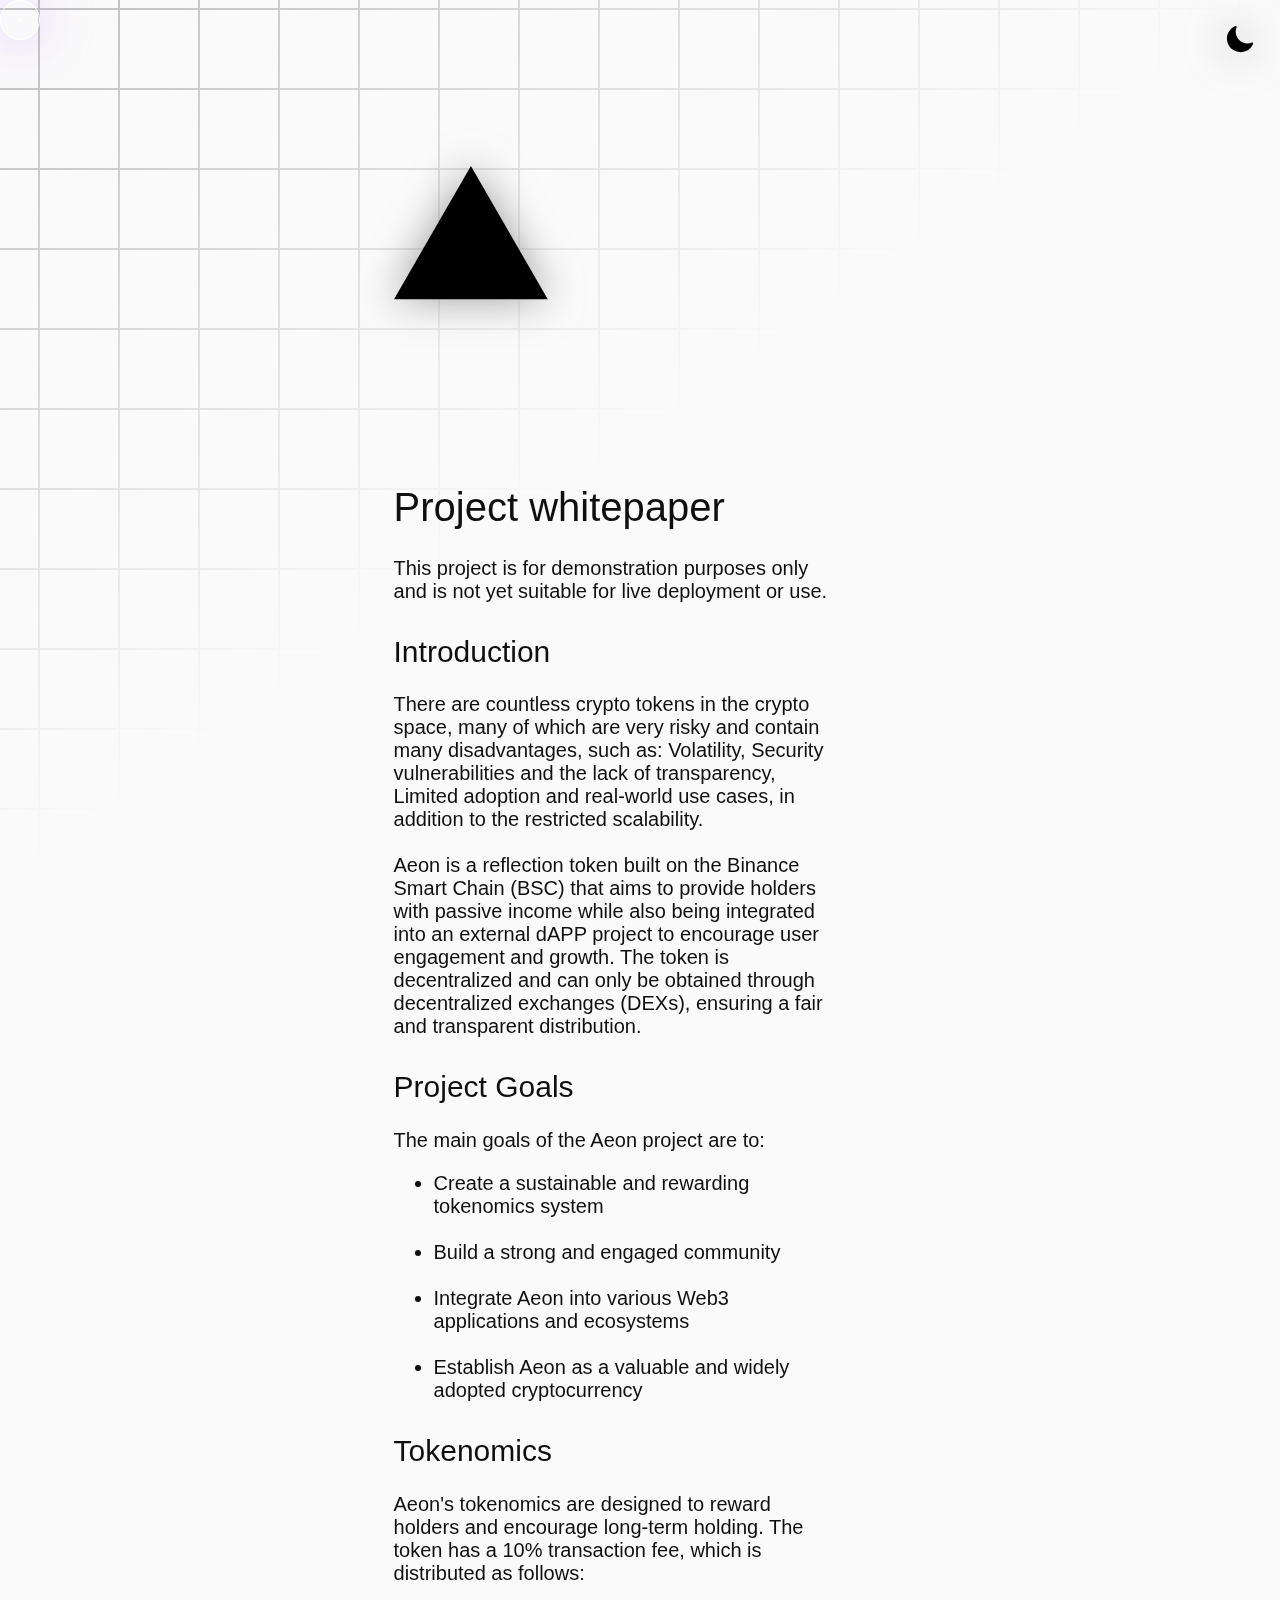
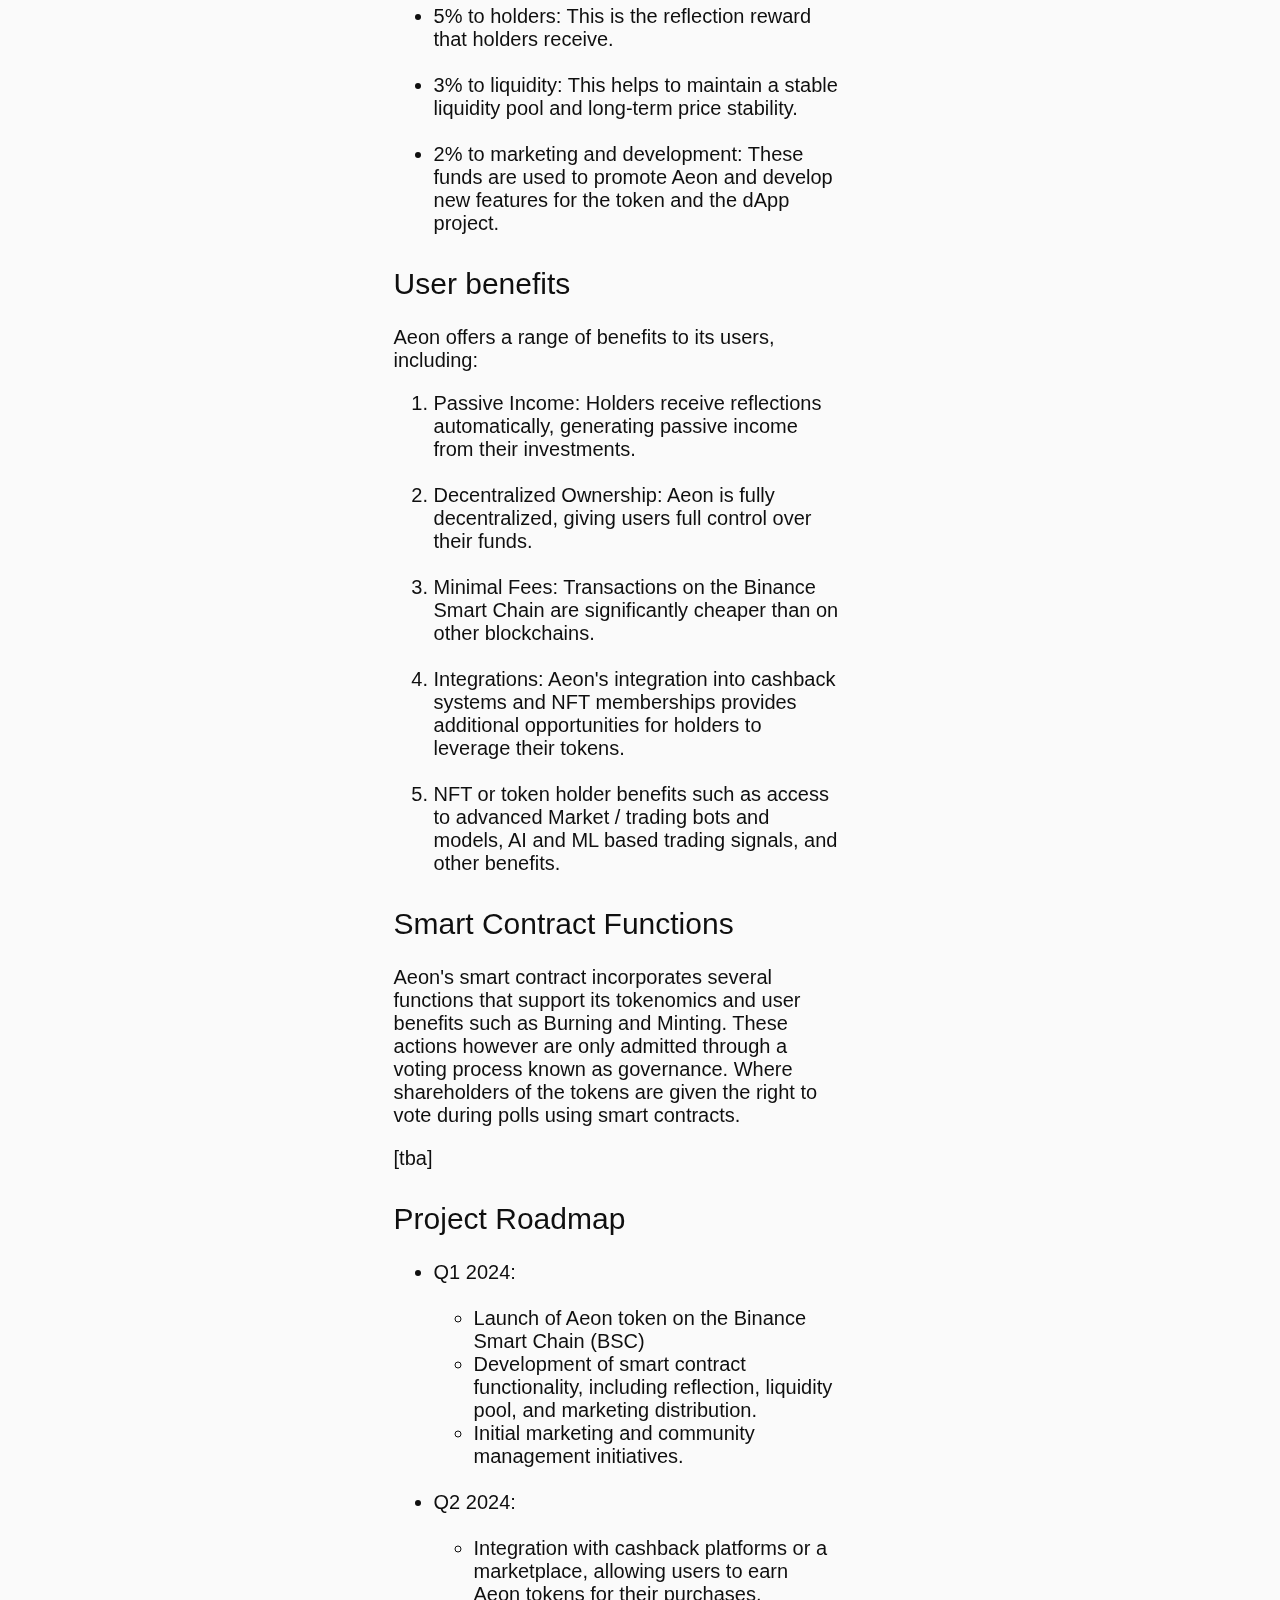
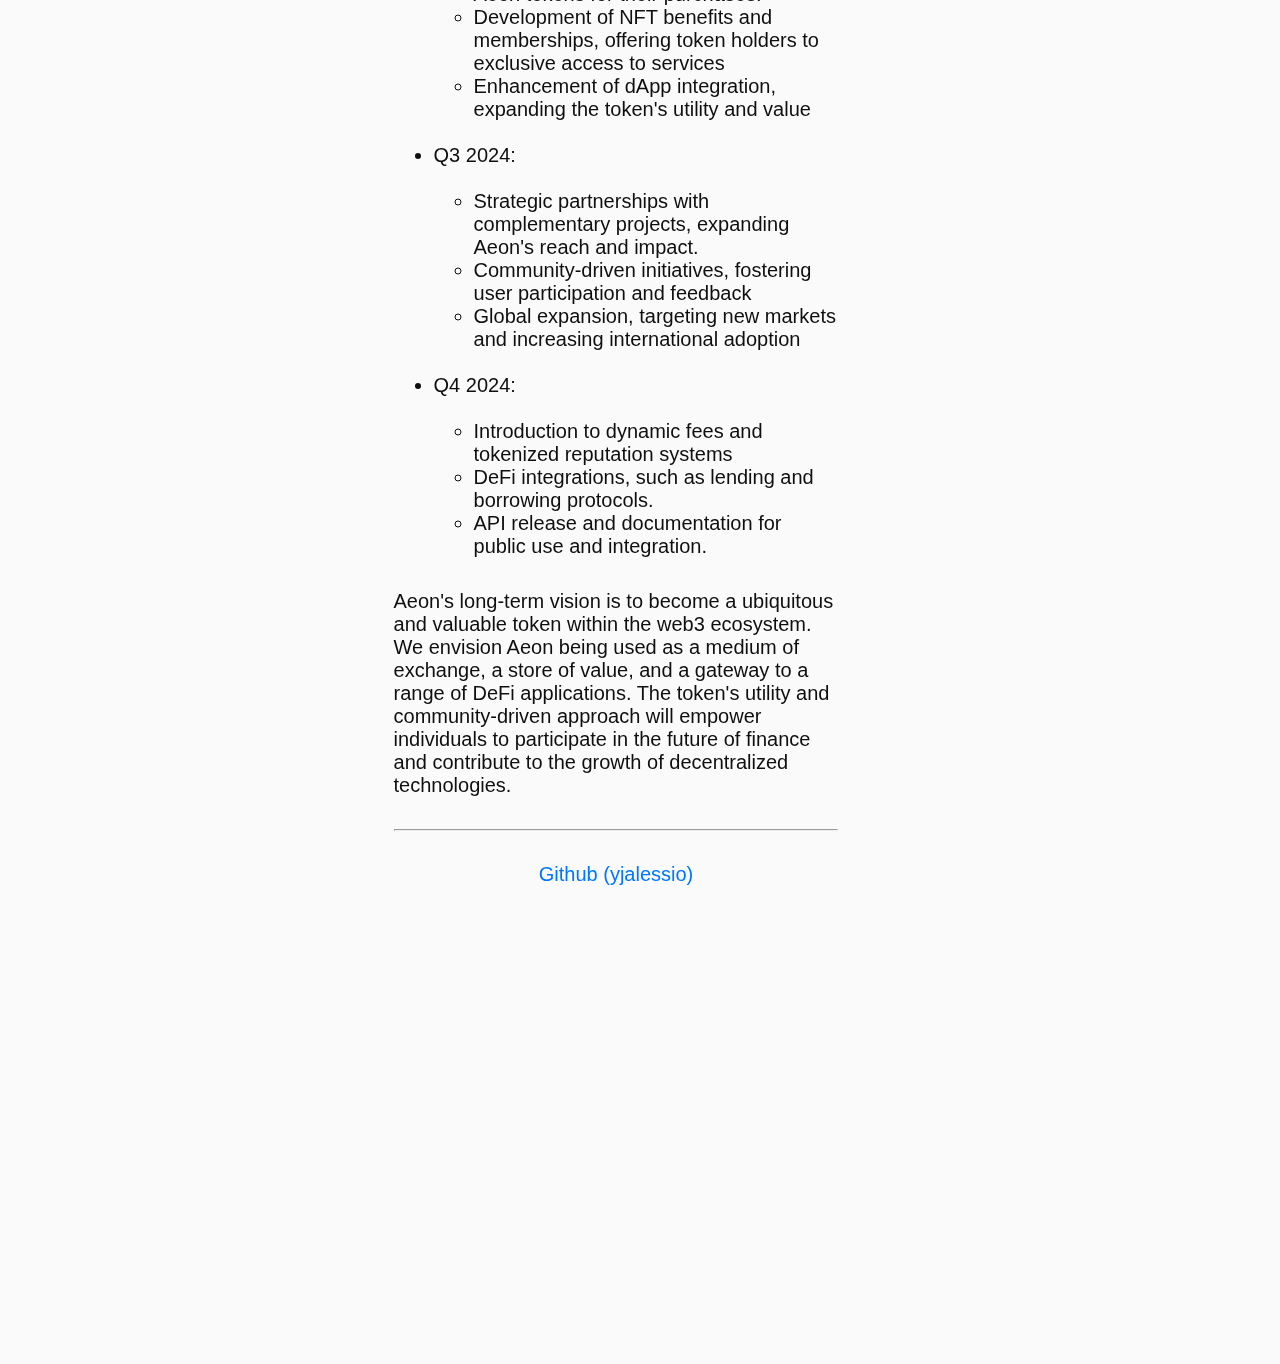
<file: aeon/index.html>
<!-- templates/index.html -->

<!DOCTYPE html>
<html lang="en">
<head>
    <meta charset="UTF-8">
    <meta name="viewport" content="width=device-width, initial-scale=1.0">
    <title>Aeon Whitepaper </title>
    <link rel="stylesheet" href="style.css">
    <!--Alessio Liu-->
</head>
<body>
    <header>
        <button aria-pressed="true">
          <svg xmlns="http://www.w3.org/2000/svg" viewBox="0 0 24 24" fill="currentColor" class="w-6 h-6">
            <path fill-rule="evenodd" d="M9.528 1.718a.75.75 0 01.162.819A8.97 8.97 0 009 6a9 9 0 009 9 8.97 8.97 0 003.463-.69.75.75 0 01.981.98 10.503 10.503 0 01-9.694 6.46c-5.799 0-10.5-4.701-10.5-10.5 0-4.368 2.667-8.112 6.46-9.694a.75.75 0 01.818.162z" clip-rule="evenodd" />
            <path d="M12 2.25a.75.75 0 01.75.75v2.25a.75.75 0 01-1.5 0V3a.75.75 0 01.75-.75zM7.5 12a4.5 4.5 0 119 0 4.5 4.5 0 01-9 0zM18.894 6.166a.75.75 0 00-1.06-1.06l-1.591 1.59a.75.75 0 101.06 1.061l1.591-1.59zM21.75 12a.75.75 0 01-.75.75h-2.25a.75.75 0 010-1.5H21a.75.75 0 01.75.75zM17.834 18.894a.75.75 0 001.06-1.06l-1.59-1.591a.75.75 0 10-1.061 1.06l1.59 1.591zM12 18a.75.75 0 01.75.75V21a.75.75 0 01-1.5 0v-2.25A.75.75 0 0112 18zM7.758 17.303a.75.75 0 00-1.061-1.06l-1.591 1.59a.75.75 0 001.06 1.061l1.591-1.59zM6 12a.75.75 0 01-.75.75H3a.75.75 0 010-1.5h2.25A.75.75 0 016 12zM6.697 7.757a.75.75 0 001.06-1.06l-1.59-1.591a.75.75 0 00-1.061 1.06l1.59 1.591z" />
          </svg>
        </button> 
        <svg viewBox="0 0 76 65" fill="none" xmlns="http://www.w3.org/2000/svg">
          <path d="M37.5274 0L75.0548 65H0L37.5274 0Z" fill="#000000" />
        </svg>
      </header>
      <main>
        <section>
          <h1>Project whitepaper</h1>
          <p><mark data-author="!" style="--hue: 350">
          <span>This project is for demonstration purposes only </span
          ></mark>and is not yet suitable for live deployment or use.</p>
        </section>
        <section>
          <h2>Introduction</h2>
          <p>
            There are countless crypto tokens in the crypto space, many of which are very risky and contain many disadvantages, such as: Volatility, Security vulnerabilities and the lack of transparency, Limited adoption and real-world use cases, in addition to the restricted scalability.</span></mark>
            <br><br>
            Aeon is a reflection token built on the Binance Smart Chain (BSC) that aims to provide holders with passive income while also being integrated into an external dAPP project to encourage user engagement and growth. The token is decentralized and can only be obtained through decentralized exchanges (DEXs),<mark data-author="AL" style="--hue: 276.9"
              ><span> ensuring a fair and transparent distribution.</span
              ></mark>
          </p>
        </section>
        <section>
          <h2>Project Goals</h2>
          <p>
            The main goals of the Aeon project are to:
          </p>
          <ul>
            <li>
              <mark data-author="1" style="--hue:120"><span>Create a sustainable and rewarding tokenomics system</span></mark>
            </li>
            <br>
            <li>
              <mark data-author="2" style="--hue:120"><span>Build a strong and engaged community</span></mark>
            </li>
            <br>
            <li>
              <mark data-author="3" style="--hue:120"><span>Integrate Aeon into various Web3 applications and ecosystems</span></mark>
            </li>
            <br>
            <li>
              <mark data-author="4" style="--hue: 120"><span>Establish Aeon as a valuable and widely adopted cryptocurrency</span></mark>
            </li>
          </ul>
        </section>
        <section>
          <h2>Tokenomics</h2>
          <p>Aeon's tokenomics are designed to reward holders and encourage long-term holding. The token has a 10% transaction fee, which is distributed as follows:</p>
          <ul>
            <li>
              5% to holders: This is the reflection reward that holders receive.
            </li>
            <br>
            <li>
              3% to liquidity: This helps to maintain a stable liquidity pool and <mark data-author="AL"><span>long-term price stability.</span></mark>
            </li>
            <br>
            <li>
              2% to marketing and development: These funds are used to promote Aeon and develop new features for the token and the dApp project.
            </li>
          </ul>
        </section>
        <section>
          <h2>
            User benefits
          </h2>
          <p>
            Aeon offers a range of benefits to its users, including:
          </p>
          <ol>
            <li>
              Passive Income: Holders receive reflections automatically, generating passive income from their investments.
            </li>
            <br>
            <li>
              Decentralized Ownership: Aeon is fully decentralized, <mark data-author="AL"><span>giving users full control over their funds.</span></mark>
            </li>
            <br>
            <li>
              Minimal Fees: Transactions on the Binance Smart Chain are significantly cheaper than on other blockchains.
            </li>
            <br>
            <li>
              Integrations:<mark data-author="AL"><span> Aeon's integration into cashback systems and NFT memberships</span></mark> provides additional opportunities for holders to leverage their tokens.
            </li>
            <br>
            <li>
              NFT or token holder benefits such as access to advanced Market / trading bots and models, AI and ML based trading signals, and other benefits.
            </li>
          </ol>
        </section>
        <section>
          <h2>Smart Contract Functions</h2>
          <p>
            Aeon's smart contract incorporates several functions that support its tokenomics and user benefits such as Burning and Minting. These actions however are only admitted through a voting process known as governance. Where shareholders of the tokens are given the right to vote during polls using smart contracts.
          </p>[tba]
        </section>
        <section>
          <h2>Project Roadmap</h2>
          <ul>
            <li>
              Q1 2024:
              <br><br>
              <ul>
                <li>Launch of Aeon token on the Binance Smart Chain (BSC)</li>
                <li>Development of smart contract functionality, including reflection, liquidity pool, and marketing distribution.</li>
                <li>Initial marketing and community management initiatives.</li>
              </ul>
            </li>
            <br>
            <li>
              Q2 2024:
              <br><br>
              <ul>
                <li>Integration with cashback platforms or a marketplace, allowing users to earn Aeon tokens for their purchases.</li>
                <li><mark data-author="AL"><span>Development of NFT benefits and memberships, offering token holders to exclusive access to services</span></mark></li>
                <li>Enhancement of dApp integration, expanding the token's utility and value</li>
              </ul>
            </li>
            <br>
            <li>
              Q3 2024:
              <br><br>
              <ul>
                <li><mark data-author="AL"><span>Strategic partnerships with complementary projects, expanding Aeon's reach and impact.</span></mark></li>
                <li>Community-driven initiatives, fostering user participation and feedback</li>
                <li>Global expansion, targeting new markets and increasing international adoption</li>
              </ul>
            </li>
            <br>
            <li>
              Q4 2024:
              <br><br>
              <ul>
                <li>Introduction to dynamic fees and tokenized reputation systems</li>
                <li>DeFi integrations, such as lending and borrowing protocols.</li>
                <li><mark data-author="AL"><span>API release and documentation for public use and integration.</span></mark></li>
              </ul>
            </li>
          </ul>
        </section>
        <p>Aeon's long-term vision is to become a ubiquitous and valuable token within the web3 ecosystem. We envision Aeon being used as a <mark data-author="AL" style="--hue: 200"><span>medium of exchange, a store of value, and a gateway to a range of DeFi applications. The token's utility and community-driven approach will empower individuals to participate in the future of finance</span></mark> and contribute to the growth of decentralized technologies.</p>
        <hr />
        <p>
          <a href="https://www.github.com"
            >Github (yjalessio)</a
          >
        </p>
      </main>
      <div id="cursor" class="cursor">
        <div class="ring">
          <div><!--Border--></div>
        </div>
        <div class="ring">
          <div><!--Pointer--></div>		
        </div>
      </div>
      <script src='https://cdnjs.cloudflare.com/ajax/libs/jquery/3.7.1/jquery.min.js'></script><script  src="./script.js"></script>
    <script src="script.js"></script>
</body>
</html>
</file>
<file: aeon/style.css>
@font-face {
    font-family: "Geist Sans";
    src: url("https://assets.codepen.io/605876/GeistVF.ttf") format("truetype");
  }
  
  *,
  *:after,
  *:before {
      box-sizing: border-box;
      cursor:none
  }
  
  body {
      min-height: 100vh;
      font-weight: 80;
      padding: 0 4rem 0 1rem;
      background: hsl(0 0% 98%);
      color: hsl(0 0% 6%);
      font-family:  "Geist Sans", "SF Pro Text", "SF Pro Icons", "AOS Icons", "Helvetica Neue", Helvetica, Arial, sans-serif, system-ui;
  }
  
  body::after {
      --size: 80px;
      --thickness: 2px;
      content: "";
      position: fixed;
      height: 100vh;
      width: 100vw;
      pointer-events: none;
      background:
          linear-gradient(transparent 0 calc(var(--size) - var(--thickness)), currentColor calc(var(--size) - var(--thickness)) var(--size)) 50% 50% / var(--size) var(--size),
          linear-gradient(90deg, transparent 0 calc(var(--size) - var(--thickness)), currentColor calc(var(--size) - var(--thickness)) var(--size)) 50% 50% / var(--size) var(--size);
      mask: linear-gradient(-35deg, transparent 50%, white);
      top: 0;
      left: 0;
      z-index: -1;
      opacity: 0.25;
  }
  
  .dark body {
      background: hsl(0 0% 6%);
      color: hsl(0 0% 96%);
  }
  
  mark {
      color: hsl(0 0% 6%);
  }
  
  .dark mark {
      color: hsl(0 0% 98%);
  }
  
  section {
      margin-bottom: 2rem;
  }
  
  .dark header svg path {
      fill: white;
  }
  
  * {
    box-sizing: border-box;
  }
  
  :where(h1, h2) {
      font-weight: 120;
  }
  
  code {
      max-width: 100%;
      overflow: auto;
  }
  
  header {
      height: 50vmin;
      min-height: 200px;
      width: 40ch;
    max-width: 100%;
    margin: 0 auto;
    font-size: 1.25rem;
    display: grid;
    align-content: center;
  }
  
  header svg {
      width: 35%;
      filter: drop-shadow(0 0 20px hsl(0 0% 50% / 0.75));
  }
  
  main {
      padding: 0 1rem;
    width: 40ch;
    max-width: 100%;
    margin: 0 auto;
    font-size: 1.25rem;
    padding: 0 0 50vmin 0;
  }
  
  button {
      position: fixed;
      top: 1rem;
      right: 1rem;
      width: 48px;
      aspect-ratio: 1;
      padding: 0;
      border-radius: 12px;
      border: 0;
      background: transparent;
      display: grid;
      place-items: center;
      cursor: pointer;
  }
  
  [aria-pressed=true] svg path:last-of-type,
  [aria-pressed=false] svg path:first-of-type {
      display: none;
  }
  
  button svg {
      width: 65%;
  }
  
  mark {
      --lightness: 80%;
    --highlighted: 1;
    --highlight: hsl(var(--hue, 45) 80% var(--lightness));
    background: transparent;
  }
  
  @supports (animation-timeline: view()) {
    mark {
      --highlighted: 0;
      animation: highlight steps(1) both;
      animation-timeline: view();
      animation-range: entry 100% cover 10%;
    }
  }
  
  .dark mark {
      --lightness: 35%;
  }
  
  mark span {
    background: linear-gradient(120deg, var(--highlight, lightblue) 50%, transparent 50%) 110% 0 / 200% 100% no-repeat;
    background-position: calc((1 - var(--highlighted)) * 110%) 0;
    transition: background-position 1s;
  }
  p, li {
    position: relative;
  }
  
  a {
      color: hsl(212 100% 50%);
      text-decoration: none;
  }
  
  a:is(:hover, :focus-visible) {
      text-decoration: underline;
      text-underline-offset: 6px;
  }
  
  hr {
      margin: 2rem auto;
  }
  
  hr + p {
      text-align: center;
  }
  
  mark::after {
    content: attr(data-author);
    display: grid;
    place-items: center;
    font-variant-numeric: tabular-nums;
    font-weight: bold;
    position: absolute;
    width: 32px;
    aspect-ratio: 1;
    border-radius: 12px;
    background: var(--highlight);
    font-weight: 80;
    top: 0;
    left: 100%;
    translate: 50% 0;
    font-size: 0.875rem;
    scale: var(--highlighted);
    transition: scale 0.2s;
  }
  
  @keyframes highlight {
    to {
      --highlighted: 1;
    }
  }
  
  ::view-transition-new(root) {
      animation: grow 1s;
  }
  ::view-transition-old(root) {
      animation: none;
  }
  
  @keyframes grow {
      0% {
          clip-path: polygon(50vmax 50vmax, 50vmax 50vmax, 50vmax 50vmax);
      }
      100% {
          clip-path: polygon(50vmax -100vmax, -100vmax 200vmax, 200vmax 200vmax);
      }
  }

  .cursor {
    position: fixed;
    top: 0;
    left: 0;
    width: 2.5rem;
    height: 2.5rem;
    z-index: 2;
    pointer-events: none;
  }
  .cursor div {
    position: absolute;
    display: grid;
    place-items: center;
  }
  .cursor div div {
    border: 1px solid #fff;
    border-radius: 50%;
    animation: pulse 2.5s linear infinite;
    box-shadow: 0 0 50px 5px #d7abff6e;
  }
  .cursor div:nth-child(1),
  .cursor div:nth-child(2) {
    width: 100%;
    height: 100%;
  }
  .cursor div:nth-child(1) {
    transition: transform 0.2s ease-out;
  }
  .cursor div:nth-child(2) {
    transition: transform 0.1s ease-out;
  }
  .cursor div:nth-child(2) div {
    background: #fff;
    border-radius: 50%;
    width: 4px;
    height: 4px;
  }
  
  *[data-animate=true] {
    opacity: 0;
  }
  
  .animate-slide-down {
    animation: slide-down 300ms ease-out forwards;
  }
  
  @keyframes pulse {
    0% {
      transform: scale(1);
      opacity: 1;
    }
    50% {
      transform: scale(1.25);
      opacity: 0.25;
    }
    100% {
      transform: scale(1);
      opacity: 1;
    }
  }
  @keyframes slide-down {
    from {
      opacity: 0;
      transform: translateY(-150%);
    }
    to {
      opacity: 1;
      transform: translateY(var(--slide-translate-y));
    }
  }
</file>
